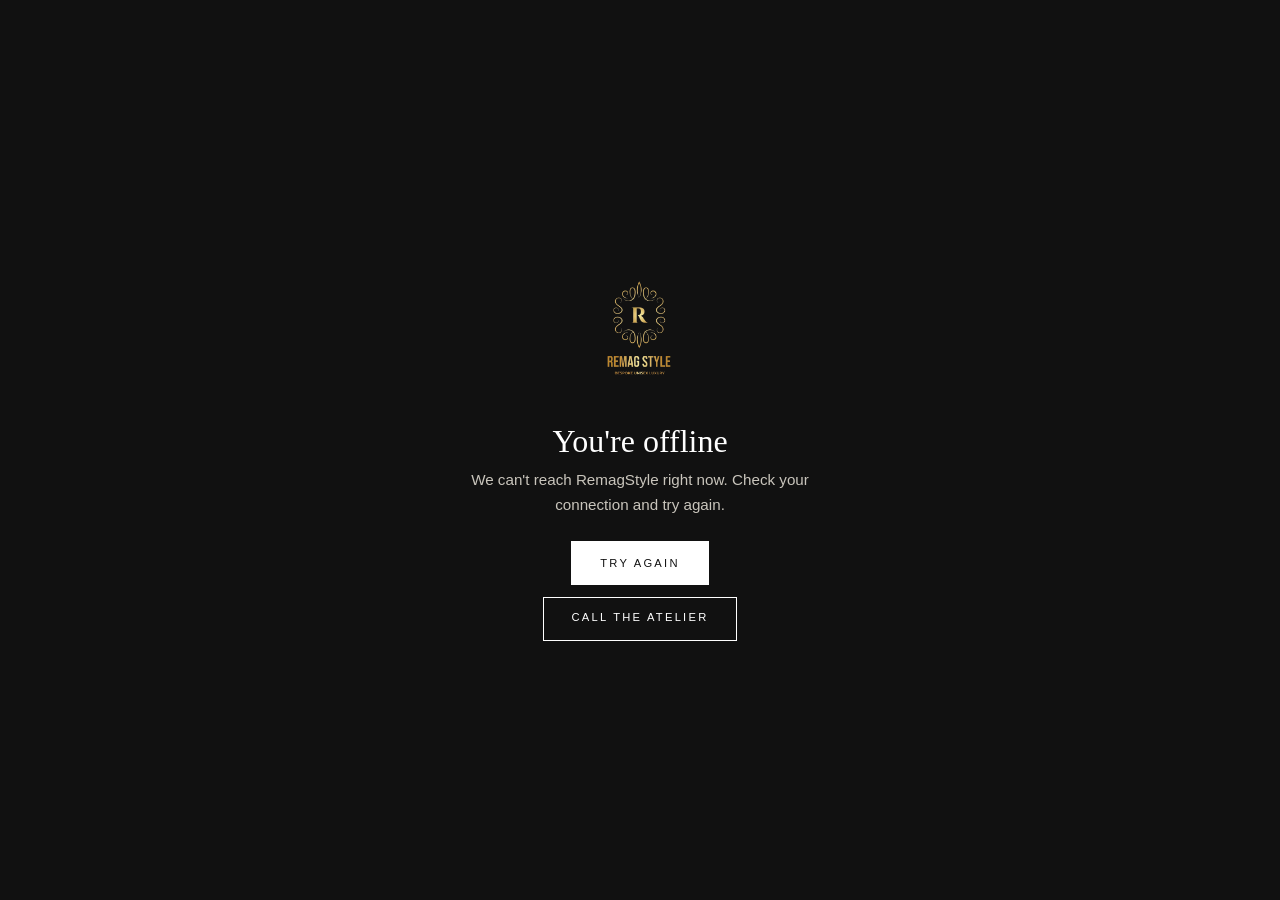
<file: offline.html>
<!DOCTYPE html>
<html lang="en">
<head>
    <meta charset="UTF-8">
    <meta name="viewport" content="width=device-width, initial-scale=1.0">
    <title>You're offline | RemagStyle</title>
    <meta name="robots" content="noindex">
    <style>
        body { margin: 0; min-height: 100vh; display: flex; align-items: center; justify-content: center; padding: 1.5rem; box-sizing: border-box; background: #111111; color: #ffffff; font-family: Inter, -apple-system, BlinkMacSystemFont, "Segoe UI", sans-serif; text-align: center; }
        main { max-width: 22rem; }
        img { width: 9rem; height: 9rem; object-fit: contain; }
        h1 { margin: 1rem 0 0.5rem; font-family: "Cormorant Garamond", Georgia, serif; font-size: 2rem; font-weight: 400; }
        p { margin: 0 0 1.5rem; color: #c9c5bc; line-height: 1.6; font-size: 0.95rem; }
        button, a { display: inline-block; min-height: 44px; box-sizing: border-box; padding: 0.8rem 1.75rem; border: 1px solid #ffffff; background: #ffffff; color: #111111; font: inherit; font-size: 0.7rem; letter-spacing: 0.2em; text-transform: uppercase; text-decoration: none; cursor: pointer; }
        a { margin-top: 0.75rem; background: transparent; color: #ffffff; }
    </style>
</head>
<body>
    <main>
        <img src="image/Logo.png" width="512" height="512" alt="RemagStyle">
        <h1>You're offline</h1>
        <p>We can't reach RemagStyle right now. Check your connection and try again.</p>
        <button type="button" onclick="location.reload()">Try again</button><br>
        <a href="tel:+233547850142">Call the atelier</a>
    </main>
</body>
</html>
</file>
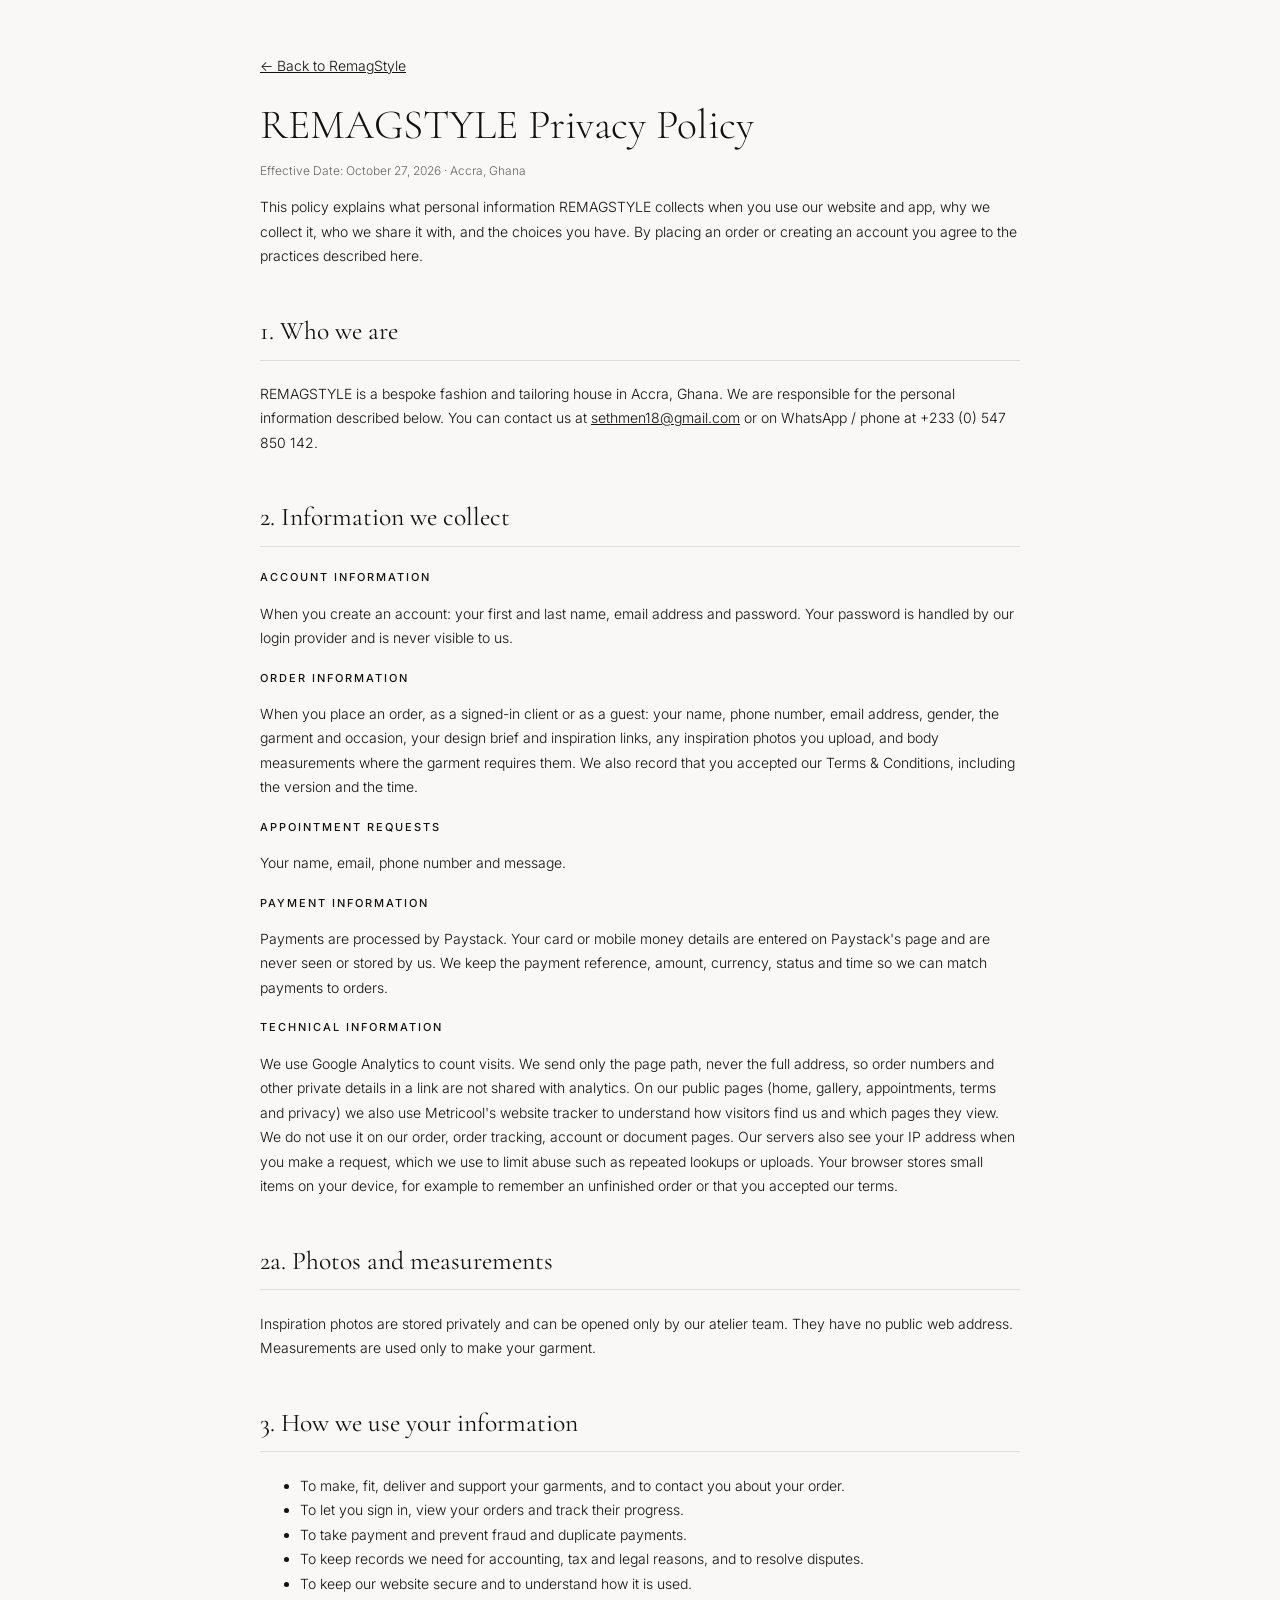
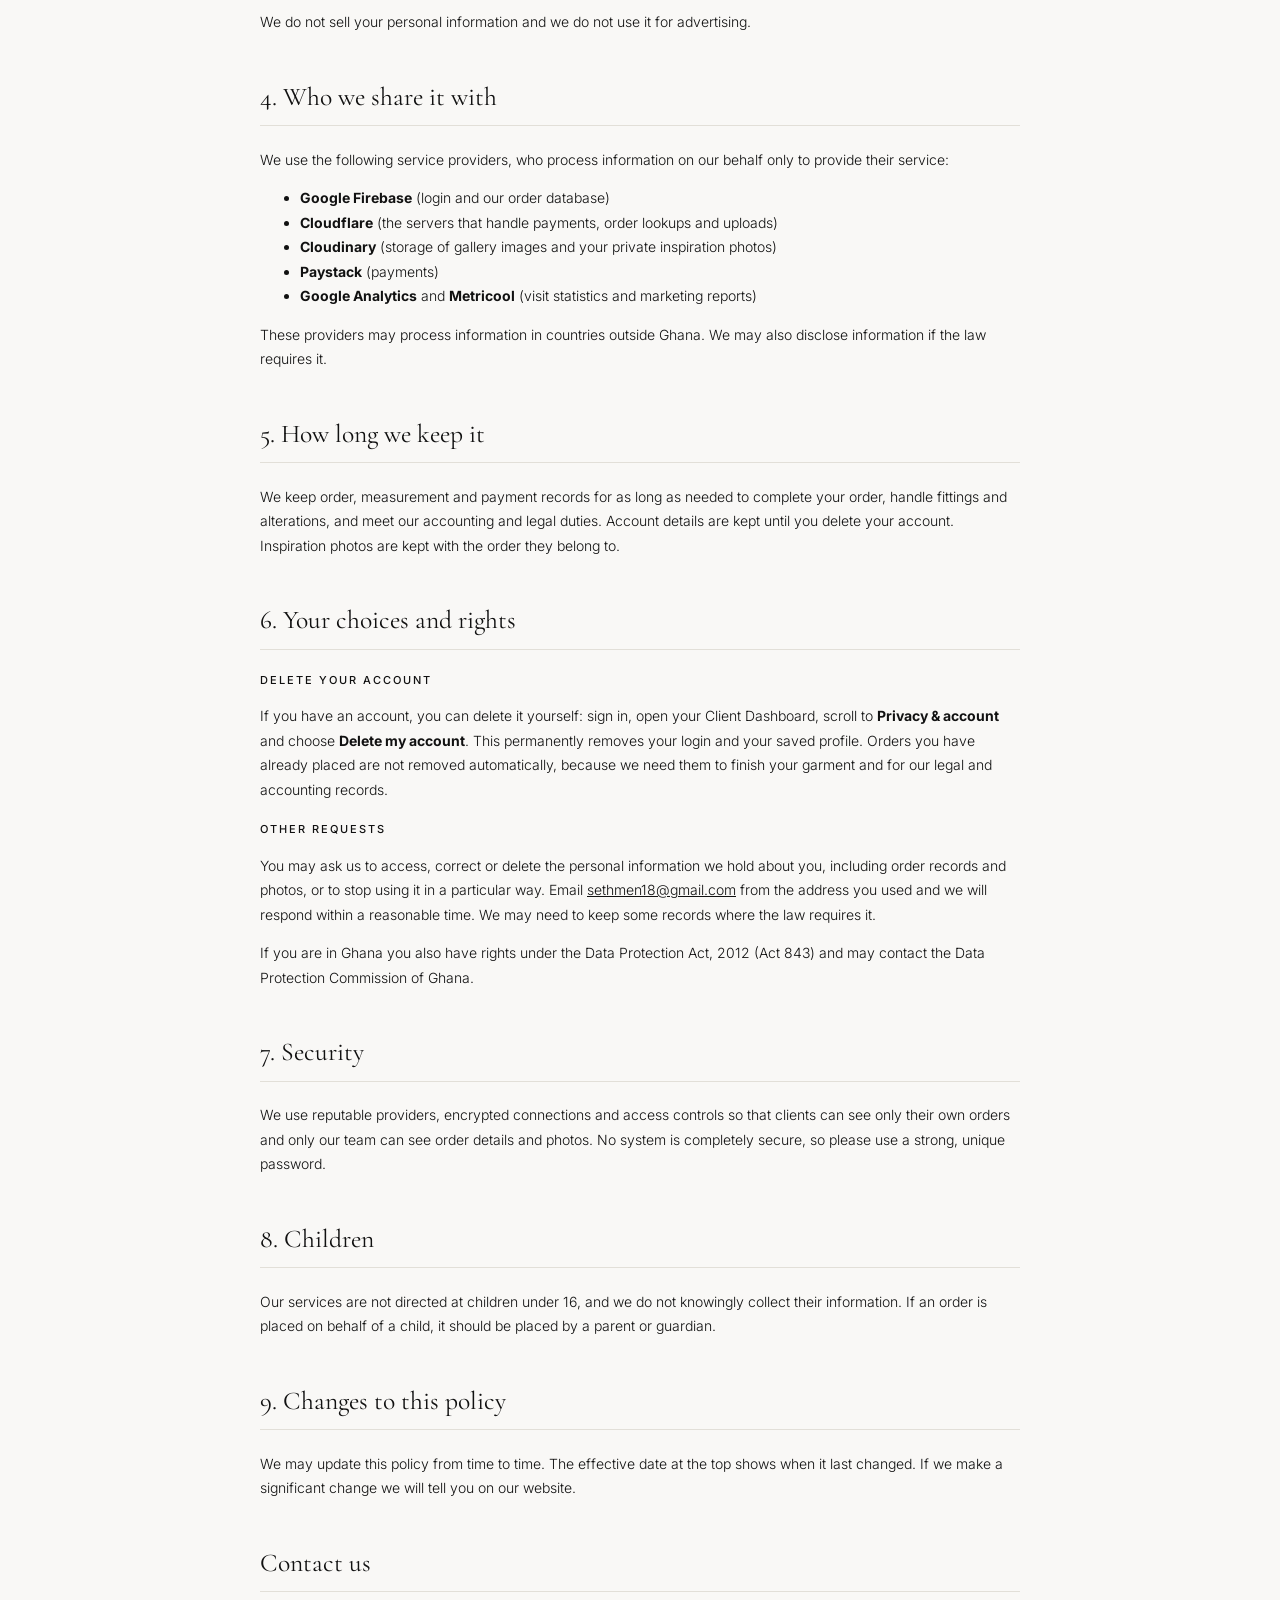
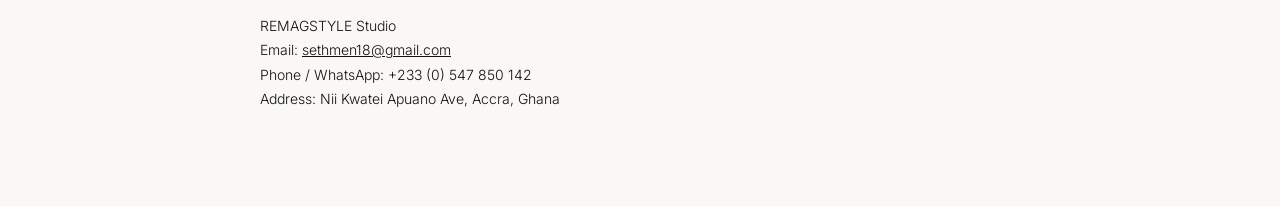
<file: privacy.html>
<!doctype html>
<html lang="en">
<head>
<meta charset="utf-8">
<meta name="viewport" content="width=device-width, initial-scale=1">
<title>Privacy Policy | RemagStyle</title>
<link rel="icon" type="image/png" href="image/Logo.png">
<link rel="preconnect" href="https://fonts.googleapis.com">
<link rel="preconnect" href="https://fonts.gstatic.com" crossorigin>
<link href="https://fonts.googleapis.com/css2?family=Cormorant+Garamond:wght@300;400;500&family=Inter:wght@300;400;500&display=swap" rel="stylesheet">
<style>
  body{margin:0;background:#F9F8F6;color:#111;font-family:Inter,system-ui,sans-serif;font-size:14px;line-height:1.75;font-weight:300}
  main{max-width:760px;margin:0 auto;padding:40px 20px 80px}
  h1{font-family:'Cormorant Garamond',Georgia,serif;font-weight:300;font-size:2.6rem;line-height:1.1;margin:24px 0 8px}
  h2{font-family:'Cormorant Garamond',Georgia,serif;font-weight:400;font-size:1.6rem;margin-top:40px;border-bottom:1px solid #E2DFD8;padding-bottom:6px}
  h3{font-size:11px;letter-spacing:.18em;text-transform:uppercase;font-weight:500;margin:18px 0 4px}
  a{color:#111}
  .meta{color:#666;font-size:12px}
</style>
    <!-- Metricool website tracker. Public pages only: the order tracking, dashboard and document pages
         carry private order numbers and tokens in their addresses, so they must not load it. -->
    <script>
        function loadScript(a){var b=document.getElementsByTagName("head")[0],c=document.createElement("script");c.type="text/javascript",c.src="https://tracker.metricool.com/resources/be.js",c.onreadystatechange=a,c.onload=a,b.appendChild(c)}
        loadScript(function(){beTracker.t({hash:"d84d52199bf30a35cca0233e6cb5857c"})});
    </script>
</head>
<body>
<main>
<p><a href="index.html">&larr; Back to RemagStyle</a></p>
<h1>REMAGSTYLE Privacy Policy</h1>
<p class="meta">Effective Date: October 27, 2026 &middot; Accra, Ghana</p>
<p>This policy explains what personal information REMAGSTYLE collects when you use our website and app, why we collect it, who we share it with, and the choices you have. By placing an order or creating an account you agree to the practices described here.</p>

<h2>1. Who we are</h2>
<p>REMAGSTYLE is a bespoke fashion and tailoring house in Accra, Ghana. We are responsible for the personal information described below. You can contact us at <a href="mailto:sethmen18@gmail.com">sethmen18@gmail.com</a> or on WhatsApp / phone at +233 (0) 547 850 142.</p>

<h2>2. Information we collect</h2>
<h3>Account information</h3>
<p>When you create an account: your first and last name, email address and password. Your password is handled by our login provider and is never visible to us.</p>
<h3>Order information</h3>
<p>When you place an order, as a signed-in client or as a guest: your name, phone number, email address, gender, the garment and occasion, your design brief and inspiration links, any inspiration photos you upload, and body measurements where the garment requires them. We also record that you accepted our Terms &amp; Conditions, including the version and the time.</p>
<h3>Appointment requests</h3>
<p>Your name, email, phone number and message.</p>
<h3>Payment information</h3>
<p>Payments are processed by Paystack. Your card or mobile money details are entered on Paystack's page and are never seen or stored by us. We keep the payment reference, amount, currency, status and time so we can match payments to orders.</p>
<h3>Technical information</h3>
<p>We use Google Analytics to count visits. We send only the page path, never the full address, so order numbers and other private details in a link are not shared with analytics. On our public pages (home, gallery, appointments, terms and privacy) we also use Metricool's website tracker to understand how visitors find us and which pages they view. We do not use it on our order, order tracking, account or document pages. Our servers also see your IP address when you make a request, which we use to limit abuse such as repeated lookups or uploads. Your browser stores small items on your device, for example to remember an unfinished order or that you accepted our terms.</p>

<h2>2a. Photos and measurements</h2>
<p>Inspiration photos are stored privately and can be opened only by our atelier team. They have no public web address. Measurements are used only to make your garment.</p>

<h2>3. How we use your information</h2>
<ul>
<li>To make, fit, deliver and support your garments, and to contact you about your order.</li>
<li>To let you sign in, view your orders and track their progress.</li>
<li>To take payment and prevent fraud and duplicate payments.</li>
<li>To keep records we need for accounting, tax and legal reasons, and to resolve disputes.</li>
<li>To keep our website secure and to understand how it is used.</li>
</ul>
<p>We do not sell your personal information and we do not use it for advertising.</p>

<h2>4. Who we share it with</h2>
<p>We use the following service providers, who process information on our behalf only to provide their service:</p>
<ul>
<li><b>Google Firebase</b> (login and our order database)</li>
<li><b>Cloudflare</b> (the servers that handle payments, order lookups and uploads)</li>
<li><b>Cloudinary</b> (storage of gallery images and your private inspiration photos)</li>
<li><b>Paystack</b> (payments)</li>
<li><b>Google Analytics</b> and <b>Metricool</b> (visit statistics and marketing reports)</li>
</ul>
<p>These providers may process information in countries outside Ghana. We may also disclose information if the law requires it.</p>

<h2>5. How long we keep it</h2>
<p>We keep order, measurement and payment records for as long as needed to complete your order, handle fittings and alterations, and meet our accounting and legal duties. Account details are kept until you delete your account. Inspiration photos are kept with the order they belong to.</p>

<h2>6. Your choices and rights</h2>
<h3>Delete your account</h3>
<p>If you have an account, you can delete it yourself: sign in, open your Client Dashboard, scroll to <b>Privacy &amp; account</b> and choose <b>Delete my account</b>. This permanently removes your login and your saved profile. Orders you have already placed are not removed automatically, because we need them to finish your garment and for our legal and accounting records.</p>
<h3>Other requests</h3>
<p>You may ask us to access, correct or delete the personal information we hold about you, including order records and photos, or to stop using it in a particular way. Email <a href="mailto:sethmen18@gmail.com">sethmen18@gmail.com</a> from the address you used and we will respond within a reasonable time. We may need to keep some records where the law requires it.</p>
<p>If you are in Ghana you also have rights under the Data Protection Act, 2012 (Act 843) and may contact the Data Protection Commission of Ghana.</p>

<h2>7. Security</h2>
<p>We use reputable providers, encrypted connections and access controls so that clients can see only their own orders and only our team can see order details and photos. No system is completely secure, so please use a strong, unique password.</p>

<h2>8. Children</h2>
<p>Our services are not directed at children under 16, and we do not knowingly collect their information. If an order is placed on behalf of a child, it should be placed by a parent or guardian.</p>

<h2>9. Changes to this policy</h2>
<p>We may update this policy from time to time. The effective date at the top shows when it last changed. If we make a significant change we will tell you on our website.</p>

<h2>Contact us</h2>
<p>REMAGSTYLE Studio<br>
Email: <a href="mailto:sethmen18@gmail.com">sethmen18@gmail.com</a><br>
Phone / WhatsApp: +233 (0) 547 850 142<br>
Address: Nii Kwatei Apuano Ave, Accra, Ghana</p>
</main>
</body>
</html>
</file>
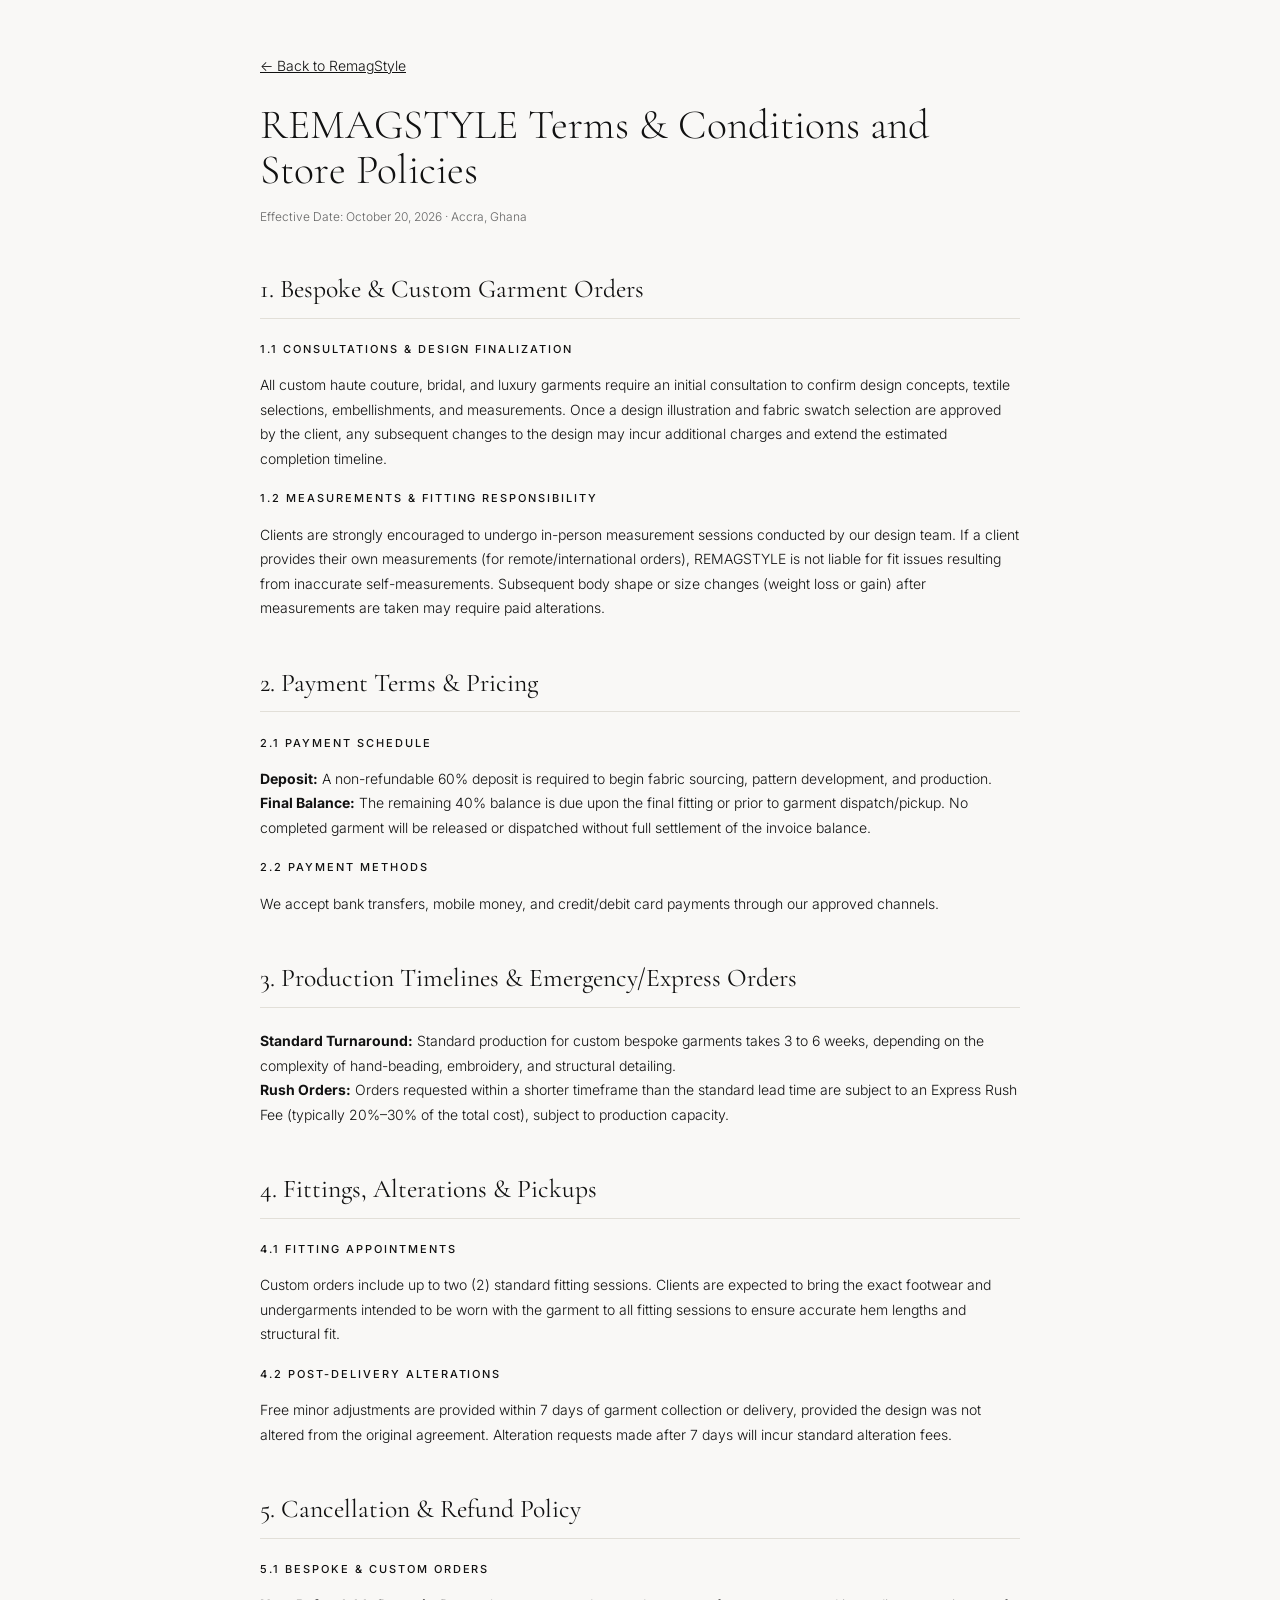
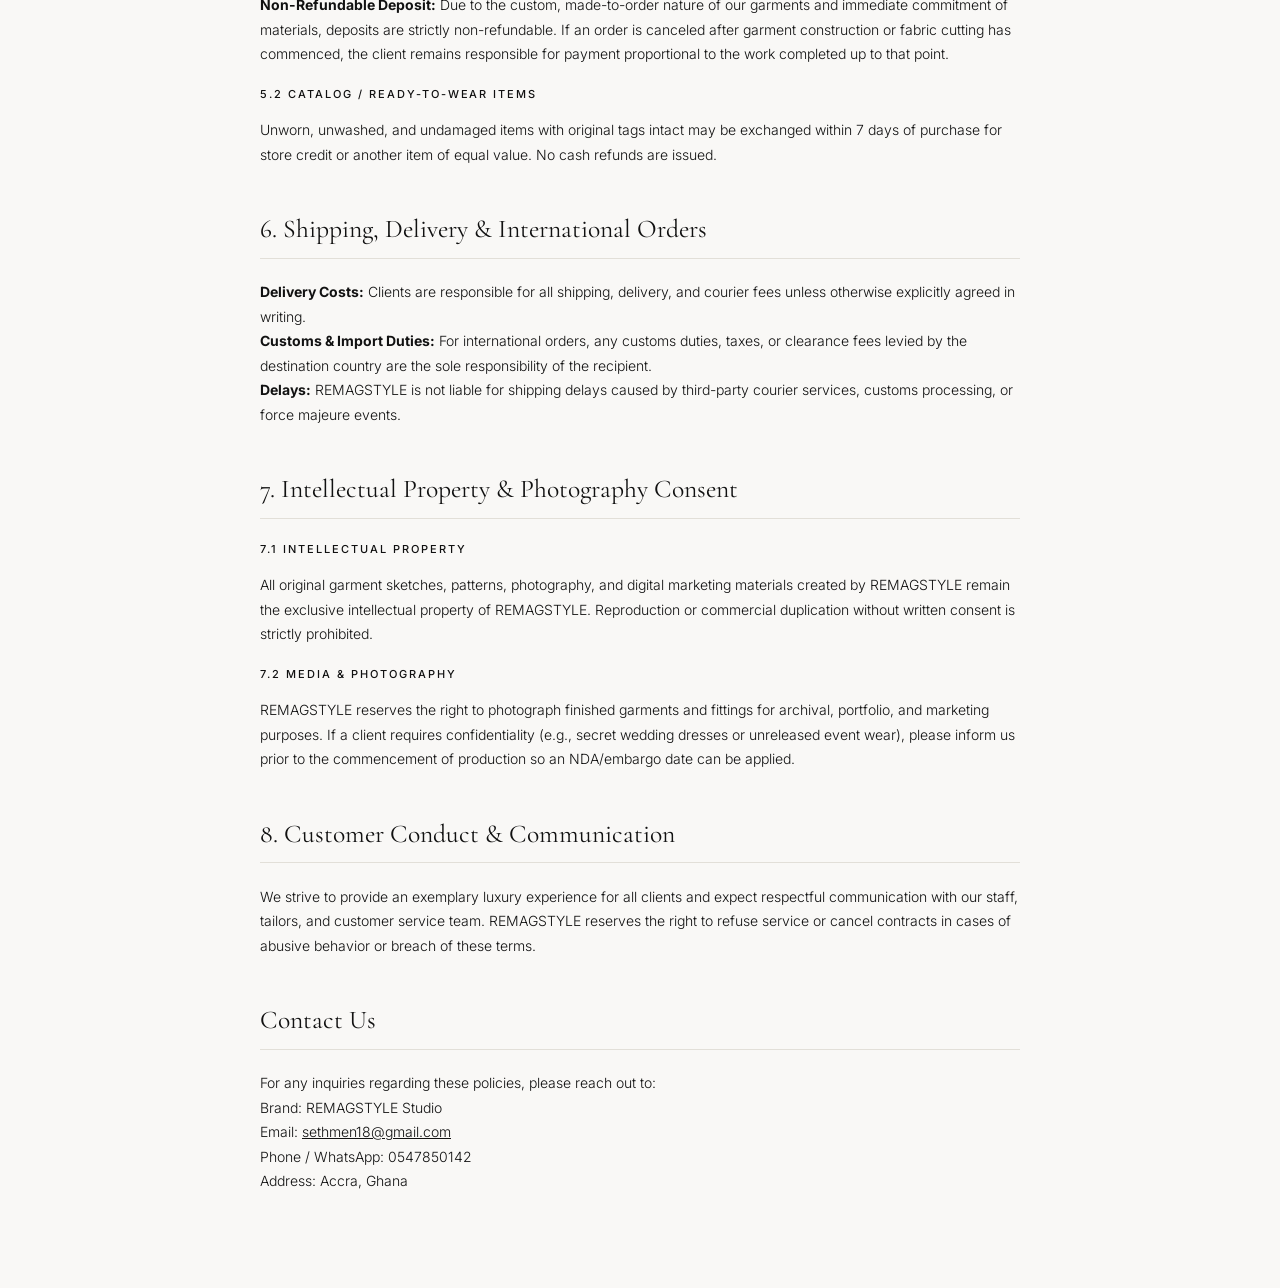
<file: terms.html>
<!doctype html>
<html lang="en">
<head>
<meta charset="utf-8">
<meta name="viewport" content="width=device-width, initial-scale=1">
<title>Terms &amp; Conditions | RemagStyle</title>
<link rel="icon" type="image/png" href="image/Logo.png">
<link rel="preconnect" href="https://fonts.googleapis.com">
<link rel="preconnect" href="https://fonts.gstatic.com" crossorigin>
<link href="https://fonts.googleapis.com/css2?family=Cormorant+Garamond:wght@300;400;500&family=Inter:wght@300;400;500&display=swap" rel="stylesheet">
<style>
  body{margin:0;background:#F9F8F6;color:#111;font-family:Inter,system-ui,sans-serif;font-size:14px;line-height:1.75;font-weight:300}
  main{max-width:760px;margin:0 auto;padding:40px 20px 80px}
  h1{font-family:'Cormorant Garamond',Georgia,serif;font-weight:300;font-size:2.6rem;line-height:1.1;margin:24px 0 8px}
  h2{font-family:'Cormorant Garamond',Georgia,serif;font-weight:400;font-size:1.6rem;margin-top:40px;border-bottom:1px solid #E2DFD8;padding-bottom:6px}
  h3{font-size:11px;letter-spacing:.18em;text-transform:uppercase;font-weight:500;margin:18px 0 4px}
  a{color:#111}
  .meta{color:#666;font-size:12px}
</style>
    <!-- Metricool website tracker. Public pages only: the order tracking, dashboard and document pages
         carry private order numbers and tokens in their addresses, so they must not load it. -->
    <script>
        function loadScript(a){var b=document.getElementsByTagName("head")[0],c=document.createElement("script");c.type="text/javascript",c.src="https://tracker.metricool.com/resources/be.js",c.onreadystatechange=a,c.onload=a,b.appendChild(c)}
        loadScript(function(){beTracker.t({hash:"d84d52199bf30a35cca0233e6cb5857c"})});
    </script>
</head>
<body>
<main>
<p><a href="index.html">&larr; Back to RemagStyle</a></p>
<h1>REMAGSTYLE Terms &amp; Conditions and Store Policies</h1>
<p class="meta">Effective Date: October 20, 2026 &middot; Accra, Ghana</p>

<h2>1. Bespoke &amp; Custom Garment Orders</h2>
<h3>1.1 Consultations &amp; Design Finalization</h3>
<p>All custom haute couture, bridal, and luxury garments require an initial consultation to confirm design concepts, textile selections, embellishments, and measurements. Once a design illustration and fabric swatch selection are approved by the client, any subsequent changes to the design may incur additional charges and extend the estimated completion timeline.</p>
<h3>1.2 Measurements &amp; Fitting Responsibility</h3>
<p>Clients are strongly encouraged to undergo in-person measurement sessions conducted by our design team. If a client provides their own measurements (for remote/international orders), REMAGSTYLE is not liable for fit issues resulting from inaccurate self-measurements. Subsequent body shape or size changes (weight loss or gain) after measurements are taken may require paid alterations.</p>

<h2>2. Payment Terms &amp; Pricing</h2>
<h3>2.1 Payment Schedule</h3>
<p><b>Deposit:</b> A non-refundable 60% deposit is required to begin fabric sourcing, pattern development, and production.<br>
<b>Final Balance:</b> The remaining 40% balance is due upon the final fitting or prior to garment dispatch/pickup. No completed garment will be released or dispatched without full settlement of the invoice balance.</p>
<h3>2.2 Payment Methods</h3>
<p>We accept bank transfers, mobile money, and credit/debit card payments through our approved channels.</p>

<h2>3. Production Timelines &amp; Emergency/Express Orders</h2>
<p><b>Standard Turnaround:</b> Standard production for custom bespoke garments takes 3 to 6 weeks, depending on the complexity of hand-beading, embroidery, and structural detailing.<br>
<b>Rush Orders:</b> Orders requested within a shorter timeframe than the standard lead time are subject to an Express Rush Fee (typically 20%&ndash;30% of the total cost), subject to production capacity.</p>

<h2>4. Fittings, Alterations &amp; Pickups</h2>
<h3>4.1 Fitting Appointments</h3>
<p>Custom orders include up to two (2) standard fitting sessions. Clients are expected to bring the exact footwear and undergarments intended to be worn with the garment to all fitting sessions to ensure accurate hem lengths and structural fit.</p>
<h3>4.2 Post-Delivery Alterations</h3>
<p>Free minor adjustments are provided within 7 days of garment collection or delivery, provided the design was not altered from the original agreement. Alteration requests made after 7 days will incur standard alteration fees.</p>

<h2>5. Cancellation &amp; Refund Policy</h2>
<h3>5.1 Bespoke &amp; Custom Orders</h3>
<p><b>Non-Refundable Deposit:</b> Due to the custom, made-to-order nature of our garments and immediate commitment of materials, deposits are strictly non-refundable. If an order is canceled after garment construction or fabric cutting has commenced, the client remains responsible for payment proportional to the work completed up to that point.</p>
<h3>5.2 Catalog / Ready-to-Wear Items</h3>
<p>Unworn, unwashed, and undamaged items with original tags intact may be exchanged within 7 days of purchase for store credit or another item of equal value. No cash refunds are issued.</p>

<h2>6. Shipping, Delivery &amp; International Orders</h2>
<p><b>Delivery Costs:</b> Clients are responsible for all shipping, delivery, and courier fees unless otherwise explicitly agreed in writing.<br>
<b>Customs &amp; Import Duties:</b> For international orders, any customs duties, taxes, or clearance fees levied by the destination country are the sole responsibility of the recipient.<br>
<b>Delays:</b> REMAGSTYLE is not liable for shipping delays caused by third-party courier services, customs processing, or force majeure events.</p>

<h2>7. Intellectual Property &amp; Photography Consent</h2>
<h3>7.1 Intellectual Property</h3>
<p>All original garment sketches, patterns, photography, and digital marketing materials created by REMAGSTYLE remain the exclusive intellectual property of REMAGSTYLE. Reproduction or commercial duplication without written consent is strictly prohibited.</p>
<h3>7.2 Media &amp; Photography</h3>
<p>REMAGSTYLE reserves the right to photograph finished garments and fittings for archival, portfolio, and marketing purposes. If a client requires confidentiality (e.g., secret wedding dresses or unreleased event wear), please inform us prior to the commencement of production so an NDA/embargo date can be applied.</p>

<h2>8. Customer Conduct &amp; Communication</h2>
<p>We strive to provide an exemplary luxury experience for all clients and expect respectful communication with our staff, tailors, and customer service team. REMAGSTYLE reserves the right to refuse service or cancel contracts in cases of abusive behavior or breach of these terms.</p>

<h2>Contact Us</h2>
<p>For any inquiries regarding these policies, please reach out to:<br>
Brand: REMAGSTYLE Studio<br>
Email: <a href="mailto:sethmen18@gmail.com">sethmen18@gmail.com</a><br>
Phone / WhatsApp: 0547850142<br>
Address: Accra, Ghana</p>
</main>
</body>
</html>
</file>
